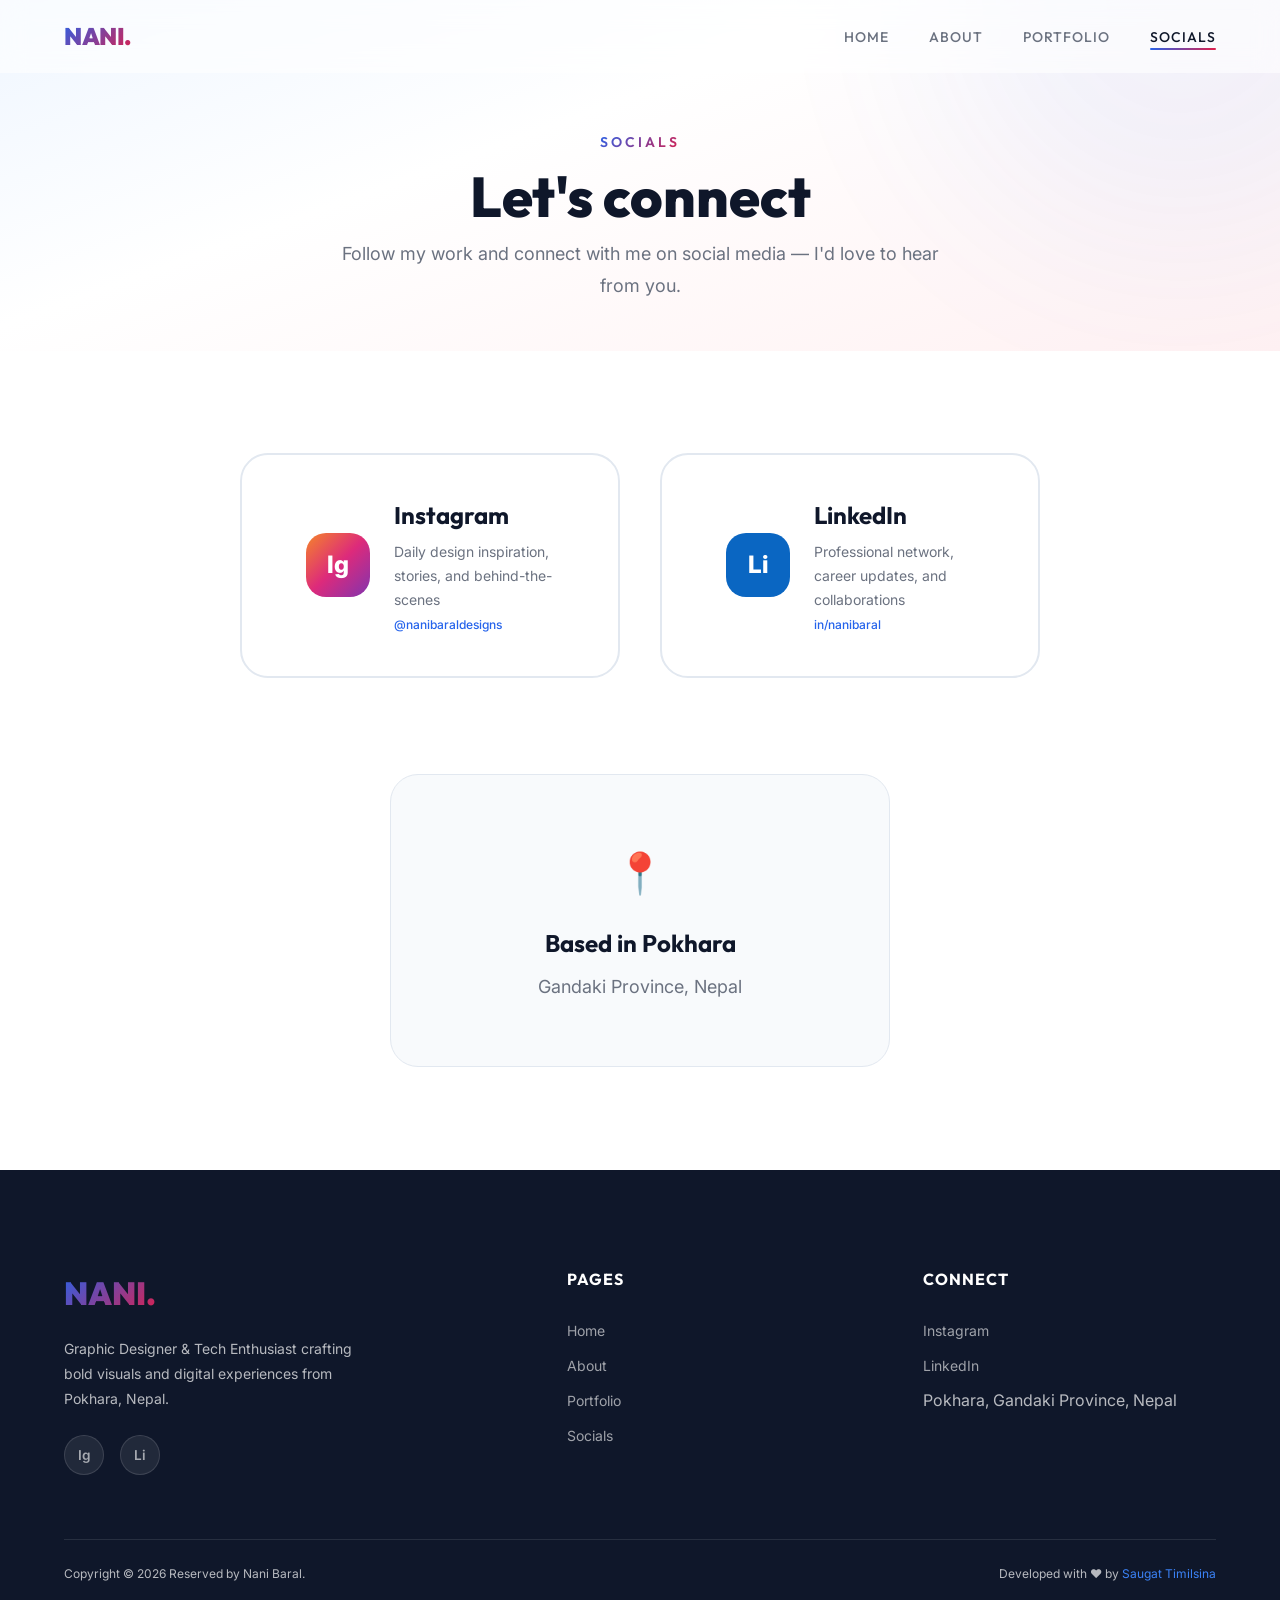
<file: socials.html>
<!DOCTYPE html>
<html lang="en">

<head>
  <meta charset="UTF-8" />
  <meta name="viewport" content="width=device-width, initial-scale=1.0" />
  <title>Connect with Nani Baral | Social Media, Instagram & LinkedIn</title>
  <link rel="canonical" href="https://nanibaral.com.np/socials.html" />

  <!-- SEO -->
  <meta name="description"
    content="Stay connected with Nani Baral. Follow the latest graphic design projects and brand identity work on Instagram, LinkedIn, and more from Pokhara, Nepal." />
  <meta name="keywords"
    content="Nani Baral Socials, Contact Nani Baral Designs, Graphic Designer Pokhara Instagram, Nani Baral LinkedIn, Digital Artist Nepal contact" />
  <meta name="author" content="Nani Baral" />
  <meta name="robots" content="index, follow" />

  <!-- Open Graph -->
  <meta property="og:title" content="Connect with Nani Baral | Social Media Profiles" />
  <meta property="og:description"
    content="Follow Nani Baral for daily design inspiration and professional collaborations from Pokhara, Nepal." />
  <meta property="og:type" content="website" />
  <meta property="og:image" content="https://nanibaral.com.np/assets/images/nani-baral-hero-bg.JPG" />
  <meta property="og:url" content="https://nanibaral.com.np/socials.html" />

  <!-- Twitter Card -->
  <meta name="twitter:card" content="summary_large_image" />
  <meta name="twitter:title" content="Socials — Nani Baral Designs" />
  <meta name="twitter:description" content="Follow Nani Baral on social media for modern design and digital art." />
  <meta name="twitter:image" content="https://nanibaral.com.np/assets/images/nani-baral-hero-bg.JPG" />

  <!-- Favicon -->
  <link rel="icon" type="image/svg+xml" href="assets/images/favicon.svg" />

  <!-- Stylesheet -->
  <link rel="stylesheet" href="styles.css" />

  <!-- Structured Data -->
  <script type="application/ld+json">
  {
    "@context": "https://schema.org",
    "@type": "ContactPage",
    "name": "Connect with Nani Baral",
    "description": "Social media profiles and location info for Nani Baral, graphic designer from Pokhara, Nepal.",
    "url": "https://nanibaral.com.np/socials.html",
    "image": "https://nanibaral.com.np/assets/images/nani-baral-hero-bg.JPG",
    "mainEntity": {
      "@type": "Person",
      "name": "Nani Baral",
      "image": "https://nanibaral.com.np/assets/images/nani-baral-hero-bg.JPG",
      "sameAs": [
        "https://www.instagram.com/nanibaraldesigns",
        "https://www.linkedin.com/in/nanibaral/"
      ]
    }
  }
  </script>
</head>

<body>

  <!-- Navbar -->
  <div id="navbar-placeholder"></div>

  <!-- ======== PAGE HEADER ======== -->
  <header class="page-header">
    <div class="container">
      <p class="section-tag">Socials</p>
      <h1 class="section-title">Let's connect</h1>
      <p class="section-desc">Follow my work and connect with me on social media — I'd love to hear from you.</p>
    </div>
  </header>

  <!-- ======== MAIN ======== -->
  <main>
    <section class="socials-section">
      <div class="container">


        <div class="socials-grid">
          <!-- Instagram -->
          <a href="https://www.instagram.com/nanibaraldesigns" class="social-card social-card--ig reveal"
            target="_blank" rel="noopener" aria-label="Visit Nani Baral on Instagram">
            <div class="social-card-icon social-card-icon--instagram">Ig</div>
            <div class="social-card-text">
              <h4>Instagram</h4>
              <p>Daily design inspiration, stories, and behind-the-scenes</p>
              <span class="social-handle">@nanibaraldesigns</span>
            </div>
          </a>

          <!-- LinkedIn -->
          <a href="https://www.linkedin.com/in/nanibaral/" class="social-card social-card--li reveal" target="_blank"
            rel="noopener" aria-label="Visit Nani Baral on LinkedIn">
            <div class="social-card-icon social-card-icon--linkedin">Li</div>
            <div class="social-card-text">
              <h4>LinkedIn</h4>
              <p>Professional network, career updates, and collaborations</p>
              <span class="social-handle">in/nanibaral</span>
            </div>
          </a>
        </div>

        <!-- Location Card -->
        <div class="location-card reveal">
          <div class="location-icon">📍</div>
          <h3>Based in Pokhara</h3>
          <p>Gandaki Province, Nepal</p>
        </div>
      </div>
    </section>
  </main>

  <!-- Footer -->
  <div id="footer-placeholder"></div>

  <!-- Back to top -->
  <button class="back-to-top" id="backToTop" aria-label="Scroll back to top">↑</button>

  <!-- JS -->
  <script src="js/components.js"></script>
  <script src="js/main.js"></script>
</body>

</html>
</file>
<file: styles.css>
/* ==============================================
   NANI BARAL — Personal Brand Website
   Color Palette: White · Blue · Red · Black (text)
   Cloudflare Pages Ready · Pure Static
   ============================================== */

/* ---------- Google Fonts ---------- */
@import url('https://fonts.googleapis.com/css2?family=Outfit:wght@300;400;500;600;700;800;900&family=Inter:wght@300;400;500;600&display=swap');

/* ===========================
   DESIGN TOKENS
   =========================== */
:root {
  /* ── Brand Palette ── */
  --clr-white: #FFFFFF;
  --clr-blue: #2563EB;
  --clr-blue-dark: #1D4ED8;
  --clr-blue-light: #3B82F6;
  --clr-blue-50: #EFF6FF;
  --clr-blue-100: #DBEAFE;
  --clr-red: #E11D48;
  --clr-red-dark: #BE123C;
  --clr-red-light: #F43F5E;
  --clr-red-50: #FFF1F2;
  --clr-black: #111827;

  /* ── Semantic Colors ── */
  --clr-bg: #FFFFFF;
  --clr-bg-alt: #F8FAFC;
  --clr-surface: #FFFFFF;
  --clr-surface-2: #F1F5F9;
  --clr-text: #111827;
  --clr-text-muted: #6B7280;
  --clr-heading: #0F172A;
  --clr-border: #E2E8F0;

  /* ── Glass ── */
  --clr-glass: rgba(255, 255, 255, 0.7);
  --clr-glass-border: rgba(226, 232, 240, 0.6);

  /* ── Gradients ── */
  --gradient-brand: linear-gradient(135deg, var(--clr-blue) 0%, var(--clr-red) 100%);
  --gradient-blue: linear-gradient(135deg, var(--clr-blue) 0%, var(--clr-blue-light) 100%);
  --gradient-subtle: linear-gradient(135deg, rgba(37, 99, 235, 0.05) 0%, rgba(225, 29, 72, 0.05) 100%);
  --gradient-hero: linear-gradient(160deg, #EFF6FF 0%, #FFFFFF 40%, #FFF1F2 100%);

  /* ── Typography ── */
  --ff-heading: 'Outfit', sans-serif;
  --ff-body: 'Inter', sans-serif;
  --fs-xs: 0.75rem;
  --fs-sm: 0.875rem;
  --fs-base: 1rem;
  --fs-md: 1.125rem;
  --fs-lg: 1.5rem;
  --fs-xl: 2rem;
  --fs-2xl: 2.75rem;
  --fs-3xl: 3.5rem;
  --fs-hero: clamp(2.8rem, 6vw, 5.5rem);

  /* ── Spacing ── */
  --sp-xs: 0.5rem;
  --sp-sm: 1rem;
  --sp-md: 1.5rem;
  --sp-lg: 2.5rem;
  --sp-xl: 4rem;
  --sp-2xl: 6rem;
  --section-pad: clamp(4rem, 8vw, 7rem) clamp(1rem, 4vw, 3rem);

  /* ── Misc ── */
  --radius: 12px;
  --radius-lg: 20px;
  --radius-xl: 28px;
  --shadow-sm: 0 1px 3px rgba(0, 0, 0, 0.06), 0 1px 2px rgba(0, 0, 0, 0.04);
  --shadow: 0 4px 16px rgba(0, 0, 0, 0.08);
  --shadow-lg: 0 10px 40px rgba(0, 0, 0, 0.10);
  --shadow-blue: 0 4px 20px rgba(37, 99, 235, 0.25);
  --shadow-red: 0 4px 20px rgba(225, 29, 72, 0.20);
  --transition: 0.35s cubic-bezier(0.4, 0, 0.2, 1);
}


/* ===========================
   RESET & BASE
   =========================== */
*,
*::before,
*::after {
  margin: 0;
  padding: 0;
  box-sizing: border-box;
}

html {
  scroll-behavior: smooth;
  scrollbar-color: var(--clr-blue) var(--clr-surface-2);
  scrollbar-width: thin;
}

body {
  font-family: var(--ff-body);
  font-size: var(--fs-base);
  color: var(--clr-text);
  background: var(--clr-bg);
  line-height: 1.7;
  overflow-x: hidden;
  -webkit-font-smoothing: antialiased;
  -moz-osx-font-smoothing: grayscale;
}

img {
  max-width: 100%;
  height: auto;
  display: block;
}

a {
  color: inherit;
  text-decoration: none;
}

ul {
  list-style: none;
}

button {
  font-family: inherit;
}


/* ===========================
   UTILITY CLASSES
   =========================== */
.container {
  width: 100%;
  max-width: 1200px;
  margin: 0 auto;
  padding: 0 var(--sp-md);
}

.section-tag {
  font-family: var(--ff-heading);
  font-size: var(--fs-sm);
  font-weight: 600;
  text-transform: uppercase;
  letter-spacing: 3px;
  background: var(--gradient-brand);
  -webkit-background-clip: text;
  -webkit-text-fill-color: transparent;
  background-clip: text;
  margin-bottom: var(--sp-xs);
  display: inline-block;
}

.section-title {
  font-family: var(--ff-heading);
  font-size: var(--fs-2xl);
  font-weight: 800;
  color: var(--clr-heading);
  margin-bottom: var(--sp-md);
  line-height: 1.2;
}

.section-desc {
  color: var(--clr-text-muted);
  max-width: 600px;
  margin-bottom: var(--sp-xl);
  font-size: var(--fs-md);
  line-height: 1.8;
}

.gradient-text {
  background: var(--gradient-brand);
  -webkit-background-clip: text;
  -webkit-text-fill-color: transparent;
  background-clip: text;
}

/* ── Buttons ── */
.btn {
  display: inline-flex;
  align-items: center;
  gap: 0.5rem;
  padding: 0.85rem 2rem;
  font-family: var(--ff-heading);
  font-weight: 600;
  font-size: var(--fs-sm);
  border-radius: 50px;
  border: none;
  cursor: pointer;
  transition: var(--transition);
  text-transform: uppercase;
  letter-spacing: 1px;
}

.btn-primary {
  background: var(--clr-blue);
  color: #fff;
  box-shadow: var(--shadow-blue);
}

.btn-primary:hover {
  background: var(--clr-blue-dark);
  transform: translateY(-3px);
  box-shadow: 0 8px 30px rgba(37, 99, 235, 0.35);
}

.btn-red {
  background: var(--clr-red);
  color: #fff;
  box-shadow: var(--shadow-red);
}

.btn-red:hover {
  background: var(--clr-red-dark);
  transform: translateY(-3px);
}

.btn-outline {
  background: transparent;
  color: var(--clr-text);
  border: 2px solid var(--clr-border);
}

.btn-outline:hover {
  border-color: var(--clr-blue);
  color: var(--clr-blue);
  background: var(--clr-blue-50);
}

.btn-gradient {
  background: var(--gradient-brand);
  color: #fff;
  box-shadow: 0 4px 20px rgba(37, 99, 235, 0.25);
}

.btn-gradient:hover {
  transform: translateY(-3px);
  box-shadow: 0 8px 30px rgba(37, 99, 235, 0.35);
}

/* ── Reveal Animation ── */
.reveal {
  opacity: 0;
  transform: translateY(40px);
  transition: opacity 0.8s cubic-bezier(0.4, 0, 0.2, 1),
    transform 0.8s cubic-bezier(0.4, 0, 0.2, 1);
}

.reveal.active {
  opacity: 1;
  transform: translateY(0);
}


/* ===========================
   NAVBAR
   =========================== */
.navbar {
  position: fixed;
  top: 0;
  left: 0;
  right: 0;
  z-index: 1000;
  padding: 1rem 0;
  transition: background var(--transition), box-shadow var(--transition), padding var(--transition);
  background: rgba(255, 255, 255, 0.6);
  backdrop-filter: blur(12px);
  -webkit-backdrop-filter: blur(12px);
}

.navbar.scrolled {
  background: rgba(255, 255, 255, 0.95);
  backdrop-filter: blur(20px);
  -webkit-backdrop-filter: blur(20px);
  box-shadow: 0 1px 20px rgba(0, 0, 0, 0.06);
  padding: 0.6rem 0;
}

.navbar .container {
  display: flex;
  align-items: center;
  justify-content: space-between;
}

.nav-logo {
  font-family: var(--ff-heading);
  font-weight: 900;
  font-size: var(--fs-lg);
  background: var(--gradient-brand);
  -webkit-background-clip: text;
  -webkit-text-fill-color: transparent;
  background-clip: text;
  letter-spacing: -0.5px;
}

.nav-links {
  display: flex;
  gap: var(--sp-lg);
}

.nav-links a {
  font-family: var(--ff-heading);
  font-weight: 500;
  font-size: var(--fs-sm);
  color: var(--clr-text-muted);
  position: relative;
  transition: color var(--transition);
  text-transform: uppercase;
  letter-spacing: 1px;
}

.nav-links a::after {
  content: '';
  position: absolute;
  bottom: -4px;
  left: 0;
  width: 0;
  height: 2px;
  background: var(--gradient-brand);
  transition: width var(--transition);
  border-radius: 2px;
}

.nav-links a:hover,
.nav-links a.active {
  color: var(--clr-heading);
}

.nav-links a:hover::after,
.nav-links a.active::after {
  width: 100%;
}

/* Hamburger */
.hamburger {
  display: none;
  flex-direction: column;
  gap: 5px;
  background: none;
  border: none;
  cursor: pointer;
  padding: 4px;
  z-index: 1001;
}

.hamburger span {
  width: 26px;
  height: 2px;
  background: var(--clr-heading);
  border-radius: 2px;
  transition: var(--transition);
}

.hamburger.active span:nth-child(1) {
  transform: rotate(45deg) translate(5px, 5px);
}

.hamburger.active span:nth-child(2) {
  opacity: 0;
}

.hamburger.active span:nth-child(3) {
  transform: rotate(-45deg) translate(5px, -5px);
}


/* ===========================
   FOOTER
   =========================== */
.footer {
  background: var(--clr-heading);
  color: rgba(255, 255, 255, 0.7);
  padding: var(--sp-2xl) 0 var(--sp-lg);
}

.footer-grid {
  display: grid;
  grid-template-columns: 1.5fr 1fr 1fr;
  gap: var(--sp-xl);
  margin-bottom: var(--sp-xl);
}

.footer-brand .footer-logo {
  font-family: var(--ff-heading);
  font-weight: 900;
  font-size: var(--fs-xl);
  background: var(--gradient-brand);
  -webkit-background-clip: text;
  -webkit-text-fill-color: transparent;
  background-clip: text;
  display: inline-block;
  margin-bottom: var(--sp-sm);
}

.footer-brand p {
  font-size: var(--fs-sm);
  line-height: 1.8;
  max-width: 300px;
  margin-bottom: var(--sp-md);
}

.footer-column h4 {
  font-family: var(--ff-heading);
  font-weight: 700;
  color: #fff;
  font-size: var(--fs-base);
  margin-bottom: var(--sp-md);
  text-transform: uppercase;
  letter-spacing: 1px;
}

.footer-column ul {
  display: flex;
  flex-direction: column;
  gap: var(--sp-xs);
}

.footer-column a {
  font-size: var(--fs-sm);
  color: rgba(255, 255, 255, 0.6);
  transition: color var(--transition);
}

.footer-column a:hover {
  color: #fff;
}

.footer-socials {
  display: flex;
  gap: var(--sp-sm);
}

.footer-social-link {
  width: 40px;
  height: 40px;
  border-radius: 50%;
  background: rgba(255, 255, 255, 0.08);
  border: 1px solid rgba(255, 255, 255, 0.12);
  display: flex;
  align-items: center;
  justify-content: center;
  font-size: 0.85rem;
  color: rgba(255, 255, 255, 0.6);
  transition: var(--transition);
  font-weight: 600;
}

.footer-social-link:hover {
  background: var(--clr-blue);
  color: #fff;
  border-color: transparent;
  transform: translateY(-3px);
}

.footer-bottom {
  border-top: 1px solid rgba(255, 255, 255, 0.1);
  padding-top: var(--sp-md);
  display: flex;
  align-items: center;
  justify-content: space-between;
}

.footer-bottom p {
  font-size: var(--fs-xs);
}

.footer-bottom a {
  color: var(--clr-blue-light);
}


/* ===========================
   PAGE HEADER (shared across About, Portfolio, Socials)
   =========================== */
.page-header {
  padding: 8rem 0 3rem;
  background: var(--gradient-hero);
  text-align: center;
  position: relative;
  overflow: hidden;
}

.page-header::before {
  content: '';
  position: absolute;
  width: 500px;
  height: 500px;
  background: var(--clr-blue);
  border-radius: 50%;
  top: -250px;
  right: -150px;
  opacity: 0.06;
  filter: blur(100px);
}

.page-header .section-title {
  font-size: var(--fs-3xl);
  margin-bottom: var(--sp-xs);
}

.page-header .section-desc {
  margin-left: auto;
  margin-right: auto;
  margin-bottom: 0;
}


/* ===========================
   HOME — HERO
   =========================== */
.hero {
  position: relative;
  min-height: 100vh;
  display: flex;
  align-items: center;
  overflow: hidden;
  background: var(--gradient-hero);
}

.hero-shape {
  position: absolute;
  border-radius: 50%;
  filter: blur(100px);
  opacity: 0.15;
  pointer-events: none;
  z-index: 0;
}

.hero-shape--blue {
  width: 500px;
  height: 500px;
  background: var(--clr-blue);
  top: -120px;
  right: -100px;
}

.hero-shape--red {
  width: 350px;
  height: 350px;
  background: var(--clr-red);
  bottom: -80px;
  left: -60px;
}

.hero-shape--accent {
  width: 250px;
  height: 250px;
  background: var(--clr-blue-light);
  bottom: 20%;
  right: 18%;
  opacity: 0.08;
}

.hero .container {
  position: relative;
  z-index: 1;
  padding-top: 8rem;
  padding-bottom: 4rem;
  display: grid;
  grid-template-columns: 1fr 1fr;
  align-items: center;
  gap: var(--sp-xl);
}

.hero-content {
  max-width: 600px;
}

.hero-greeting {
  font-family: var(--ff-heading);
  font-size: var(--fs-md);
  color: var(--clr-blue);
  font-weight: 600;
  margin-bottom: var(--sp-sm);
  display: flex;
  align-items: center;
  gap: 0.5rem;
}

.hero-greeting .wave {
  display: inline-block;
  animation: wave 2.5s infinite;
  transform-origin: 70% 70%;
}

.hero-name {
  font-family: var(--ff-heading);
  font-size: var(--fs-hero);
  font-weight: 900;
  color: var(--clr-heading);
  line-height: 1.05;
  margin-bottom: var(--sp-sm);
}

.hero-tagline {
  font-size: var(--fs-lg);
  color: var(--clr-text-muted);
  margin-bottom: var(--sp-sm);
  font-weight: 300;
}

.hero-typed {
  color: var(--clr-red);
  font-weight: 600;
  border-right: 2px solid var(--clr-red);
  animation: blink 0.7s step-end infinite;
  white-space: nowrap;
  overflow: hidden;
}

.hero-desc {
  color: var(--clr-text-muted);
  margin-bottom: var(--sp-lg);
  max-width: 520px;
  line-height: 1.8;
}

.hero-buttons {
  display: flex;
  gap: var(--sp-sm);
  flex-wrap: wrap;
}

/* Hero visual */
.hero-visual {
  display: flex;
  align-items: center;
  justify-content: center;
  position: relative;
}

.hero-image-wrapper {
  position: relative;
  width: 380px;
  height: 380px;
}

.hero-image-wrapper::before {
  content: '';
  position: absolute;
  inset: -6px;
  background: var(--gradient-brand);
  border-radius: 50%;
  z-index: -1;
  opacity: 0.4;
  animation: pulse-glow 3s infinite;
}

.hero-image {
  width: 100%;
  height: 100%;
  border-radius: 50%;
  object-fit: cover;
  border: 6px solid white;
  box-shadow: var(--shadow-lg);
}

.hero-badge {
  position: absolute;
  background: var(--clr-white);
  border: 1px solid var(--clr-border);
  padding: 0.6rem 1rem;
  border-radius: var(--radius);
  font-family: var(--ff-heading);
  font-weight: 600;
  font-size: var(--fs-xs);
  color: var(--clr-heading);
  box-shadow: var(--shadow);
  animation: float 4s ease-in-out infinite;
  display: flex;
  align-items: center;
  gap: 0.4rem;
  z-index: 2;
}

.hero-badge .badge-dot {
  width: 8px;
  height: 8px;
  border-radius: 50%;
}

.hero-badge--1 {
  top: 10%;
  right: -20px;
  animation-delay: 0s;
}

.hero-badge--1 .badge-dot {
  background: var(--clr-blue);
}

.hero-badge--2 {
  bottom: 15%;
  left: -30px;
  animation-delay: 1s;
}

.hero-badge--2 .badge-dot {
  background: var(--clr-red);
}

.hero-badge--3 {
  top: 55%;
  right: -40px;
  animation-delay: 2s;
}

.hero-badge--3 .badge-dot {
  background: var(--clr-blue-light);
}

/* Scroll indicator */
.scroll-indicator {
  position: absolute;
  bottom: 2rem;
  left: 50%;
  transform: translateX(-50%);
  z-index: 1;
  display: flex;
  flex-direction: column;
  align-items: center;
  gap: 0.5rem;
  color: var(--clr-text-muted);
  font-size: var(--fs-xs);
  text-transform: uppercase;
  letter-spacing: 2px;
}

.scroll-indicator .mouse {
  width: 24px;
  height: 38px;
  border: 2px solid var(--clr-text-muted);
  border-radius: 12px;
  position: relative;
}

.scroll-indicator .mouse::after {
  content: '';
  width: 4px;
  height: 8px;
  background: var(--clr-blue);
  border-radius: 2px;
  position: absolute;
  top: 6px;
  left: 50%;
  transform: translateX(-50%);
  animation: scroll-anim 2s infinite;
}


/* ===========================
   HOME — FEATURED WORK
   =========================== */
.featured {
  padding: var(--section-pad);
  background: var(--clr-bg);
}

.featured-header {
  display: flex;
  align-items: flex-end;
  justify-content: space-between;
  margin-bottom: var(--sp-xl);
  flex-wrap: wrap;
  gap: var(--sp-sm);
}

.featured-header .section-desc {
  margin-bottom: 0;
}

.featured-grid {
  display: grid;
  grid-template-columns: repeat(3, 1fr);
  gap: var(--sp-md);
}

.featured-card {
  position: relative;
  border-radius: var(--radius-lg);
  overflow: hidden;
  cursor: pointer;
  transition: transform var(--transition), box-shadow var(--transition);
  background: var(--clr-surface-2);
}

.featured-card:hover {
  transform: translateY(-6px);
  box-shadow: var(--shadow-lg);
}

.featured-card img,
.featured-card .placeholder-img {
  width: 100%;
  aspect-ratio: 4/3;
  object-fit: cover;
  transition: transform var(--transition);
}

.featured-card:hover img,
.featured-card:hover .placeholder-img {
  transform: scale(1.04);
}

.featured-card .placeholder-img {
  display: flex;
  align-items: center;
  justify-content: center;
  font-family: var(--ff-heading);
  font-size: var(--fs-xl);
  font-weight: 700;
  color: rgba(255, 255, 255, 0.15);
}

.placeholder-brand {
  background: linear-gradient(135deg, var(--clr-blue) 0%, var(--clr-blue-dark) 100%);
}

.placeholder-poster {
  background: linear-gradient(135deg, var(--clr-red) 0%, var(--clr-red-dark) 100%);
}

.placeholder-uiux {
  background: linear-gradient(135deg, #0c4a6e 0%, var(--clr-blue-light) 100%);
}

.featured-overlay {
  position: absolute;
  inset: 0;
  background: linear-gradient(to top, rgba(15, 23, 42, 0.9) 0%, transparent 60%);
  display: flex;
  flex-direction: column;
  justify-content: flex-end;
  padding: var(--sp-md);
  opacity: 0;
  transition: opacity var(--transition);
}

.featured-card:hover .featured-overlay {
  opacity: 1;
}

.featured-overlay h3 {
  font-family: var(--ff-heading);
  font-size: var(--fs-lg);
  font-weight: 700;
  color: #fff;
  margin-bottom: 0.25rem;
}

.featured-overlay span {
  font-size: var(--fs-sm);
  color: var(--clr-blue-light);
  text-transform: uppercase;
  letter-spacing: 1px;
}


/* ===========================
   HOME — CTA BANNER
   =========================== */
.cta-banner {
  padding: var(--sp-2xl) 0;
  background: var(--clr-heading);
  text-align: center;
  position: relative;
  overflow: hidden;
}

.cta-banner::before {
  content: '';
  position: absolute;
  width: 600px;
  height: 600px;
  background: var(--clr-blue);
  border-radius: 50%;
  top: -300px;
  right: -200px;
  opacity: 0.08;
  filter: blur(80px);
}

.cta-banner::after {
  content: '';
  position: absolute;
  width: 400px;
  height: 400px;
  background: var(--clr-red);
  border-radius: 50%;
  bottom: -200px;
  left: -100px;
  opacity: 0.06;
  filter: blur(80px);
}

.cta-banner h2 {
  font-family: var(--ff-heading);
  font-size: var(--fs-3xl);
  font-weight: 800;
  color: #fff;
  margin-bottom: var(--sp-sm);
  position: relative;
  z-index: 1;
}

.cta-banner p {
  color: rgba(255, 255, 255, 0.6);
  font-size: var(--fs-md);
  margin-bottom: var(--sp-lg);
  max-width: 500px;
  margin-left: auto;
  margin-right: auto;
  position: relative;
  z-index: 1;
}

.cta-banner .btn {
  position: relative;
  z-index: 1;
}


/* ===========================
   ABOUT PAGE
   =========================== */
.about-section {
  padding: var(--section-pad);
}

.about-grid {
  display: grid;
  grid-template-columns: 1fr 1.2fr;
  gap: var(--sp-xl);
  align-items: center;
}

.about-image-wrapper {
  position: relative;
}

.about-image-wrapper::before {
  content: '';
  position: absolute;
  inset: -6px;
  background: var(--gradient-brand);
  border-radius: var(--radius-xl);
  z-index: -1;
  opacity: 0.3;
}

.about-image {
  width: 100%;
  border-radius: var(--radius-xl);
  object-fit: cover;
  aspect-ratio: 3/4;
  box-shadow: var(--shadow-lg);
}

.about-text .section-desc {
  margin-bottom: var(--sp-md);
}

/* Skills */
.skills-grid {
  display: flex;
  flex-wrap: wrap;
  gap: 0.6rem;
  margin-bottom: var(--sp-lg);
}

.skill-tag {
  padding: 0.5rem 1.2rem;
  background: var(--clr-blue-50);
  border: 1px solid var(--clr-blue-100);
  border-radius: 50px;
  font-size: var(--fs-xs);
  font-weight: 600;
  color: var(--clr-blue);
  transition: var(--transition);
}

.skill-tag:hover {
  background: var(--clr-blue);
  color: #fff;
  border-color: transparent;
  transform: translateY(-2px);
  box-shadow: var(--shadow-blue);
}

/* Stats */
.stats-section {
  padding: var(--sp-2xl) 0;
  background: var(--clr-bg-alt);
}

.stats-row {
  display: grid;
  grid-template-columns: repeat(4, 1fr);
  gap: var(--sp-md);
}

.stat {
  text-align: center;
  padding: var(--sp-lg);
  background: var(--clr-white);
  border-radius: var(--radius-lg);
  border: 1px solid var(--clr-border);
  transition: var(--transition);
}

.stat:hover {
  transform: translateY(-4px);
  box-shadow: var(--shadow);
  border-color: var(--clr-blue-100);
}

.stat-number {
  font-family: var(--ff-heading);
  font-size: var(--fs-3xl);
  font-weight: 800;
  background: var(--gradient-brand);
  -webkit-background-clip: text;
  -webkit-text-fill-color: transparent;
  background-clip: text;
  line-height: 1;
  margin-bottom: 0.3rem;
}

.stat-label {
  font-size: var(--fs-sm);
  color: var(--clr-text-muted);
  text-transform: uppercase;
  letter-spacing: 1px;
  font-weight: 500;
}

/* Tools */
.tools-section {
  padding: var(--section-pad);
}

.tools-grid {
  display: grid;
  grid-template-columns: repeat(auto-fill, minmax(180px, 1fr));
  gap: var(--sp-md);
}

.tool-card {
  text-align: center;
  padding: var(--sp-lg) var(--sp-md);
  border-radius: var(--radius-lg);
  border: 1px solid var(--clr-border);
  background: var(--clr-white);
  transition: var(--transition);
}

.tool-card:hover {
  border-color: var(--clr-blue);
  transform: translateY(-4px);
  box-shadow: var(--shadow);
}

.tool-icon {
  width: 56px;
  height: 56px;
  margin: 0 auto var(--sp-sm);
  border-radius: var(--radius);
  display: flex;
  align-items: center;
  justify-content: center;
  font-size: 1.5rem;
}

.tool-icon--blue {
  background: var(--clr-blue-50);
  color: var(--clr-blue);
}

.tool-icon--red {
  background: var(--clr-red-50);
  color: var(--clr-red);
}

.tool-card h4 {
  font-family: var(--ff-heading);
  font-weight: 600;
  font-size: var(--fs-sm);
  color: var(--clr-heading);
  margin-bottom: 2px;
}

.tool-card p {
  font-size: var(--fs-xs);
  color: var(--clr-text-muted);
}


/* ===========================
   PORTFOLIO PAGE
   =========================== */
.portfolio-section {
  padding: var(--section-pad);
}

.filter-bar {
  display: flex;
  gap: 0.6rem;
  flex-wrap: wrap;
  margin-bottom: var(--sp-xl);
}

.filter-btn {
  padding: 0.55rem 1.5rem;
  background: var(--clr-white);
  border: 1.5px solid var(--clr-border);
  border-radius: 50px;
  color: var(--clr-text-muted);
  font-family: var(--ff-heading);
  font-size: var(--fs-xs);
  font-weight: 600;
  cursor: pointer;
  transition: var(--transition);
  text-transform: uppercase;
  letter-spacing: 1px;
}

.filter-btn:hover {
  border-color: var(--clr-blue);
  color: var(--clr-blue);
  background: var(--clr-blue-50);
}

.filter-btn.active {
  background: var(--clr-blue);
  color: #fff;
  border-color: transparent;
  box-shadow: var(--shadow-blue);
}

.portfolio-grid {
  display: grid;
  grid-template-columns: repeat(auto-fill, minmax(350px, 1fr));
  gap: var(--sp-md);
}

.portfolio-item {
  position: relative;
  border-radius: var(--radius-lg);
  overflow: hidden;
  cursor: pointer;
  transition: transform var(--transition), box-shadow var(--transition);
  background: var(--clr-surface-2);
}

.portfolio-item:hover {
  transform: translateY(-6px);
  box-shadow: var(--shadow-lg);
}

.portfolio-item img,
.portfolio-item .placeholder-img {
  width: 100%;
  aspect-ratio: 4/3;
  object-fit: cover;
  transition: transform var(--transition);
}

.portfolio-item:hover img,
.portfolio-item:hover .placeholder-img {
  transform: scale(1.04);
}

.portfolio-item .placeholder-img {
  display: flex;
  align-items: center;
  justify-content: center;
  font-family: var(--ff-heading);
  font-size: var(--fs-xl);
  font-weight: 700;
  color: rgba(255, 255, 255, 0.15);
  letter-spacing: 2px;
}

.placeholder-branding {
  background: linear-gradient(135deg, #1e3a8a 0%, var(--clr-blue) 100%);
}

.placeholder-print {
  background: linear-gradient(135deg, #9f1239 0%, var(--clr-red) 100%);
}

.placeholder-digital {
  background: linear-gradient(135deg, #0C4A6E 0%, #38BDF8 100%);
}

.placeholder-uiux-port {
  background: linear-gradient(135deg, #312E81 0%, #818CF8 100%);
}

.placeholder-packaging {
  background: linear-gradient(135deg, #78350F 0%, #F59E0B 100%);
}

.placeholder-social {
  background: linear-gradient(135deg, var(--clr-red-dark) 0%, #FB923C 100%);
}

.portfolio-overlay {
  position: absolute;
  inset: 0;
  background: linear-gradient(to top, rgba(15, 23, 42, 0.92) 0%, transparent 60%);
  display: flex;
  flex-direction: column;
  justify-content: flex-end;
  padding: var(--sp-md);
  opacity: 0;
  transition: opacity var(--transition);
}

.portfolio-item:hover .portfolio-overlay {
  opacity: 1;
}

.portfolio-overlay h3 {
  font-family: var(--ff-heading);
  font-size: var(--fs-lg);
  font-weight: 700;
  color: #fff;
  margin-bottom: 0.25rem;
}

.portfolio-overlay span {
  font-size: var(--fs-sm);
  color: var(--clr-blue-light);
  text-transform: uppercase;
  letter-spacing: 1px;
}

.portfolio-item.hide {
  display: none;
}


/* ===========================
   SOCIALS PAGE
   =========================== */
.socials-section {
  padding: var(--section-pad);
}

.socials-intro {
  text-align: center;
  margin-bottom: var(--sp-2xl);
}

.socials-intro .section-desc {
  margin-left: auto;
  margin-right: auto;
}

.socials-grid {
  display: grid;
  grid-template-columns: repeat(auto-fill, minmax(320px, 1fr));
  gap: var(--sp-lg);
  max-width: 800px;
  margin: 0 auto;
}

.social-card {
  display: flex;
  align-items: center;
  gap: var(--sp-md);
  padding: var(--sp-lg) var(--sp-xl);
  background: var(--clr-white);
  border: 2px solid var(--clr-border);
  border-radius: var(--radius-xl);
  transition: var(--transition);
  text-decoration: none;
}

.social-card:hover {
  transform: translateY(-6px);
  box-shadow: var(--shadow-lg);
}

.social-card:hover.social-card--ig {
  border-color: #E1306C;
}

.social-card:hover.social-card--li {
  border-color: #0A66C2;
}

.social-card-icon {
  width: 64px;
  height: 64px;
  min-width: 64px;
  border-radius: var(--radius-lg);
  display: flex;
  align-items: center;
  justify-content: center;
  font-size: 1.5rem;
  font-weight: 800;
  color: #fff;
}

.social-card-icon--instagram {
  background: linear-gradient(135deg, #F58529, #DD2A7B, #8134AF);
}

.social-card-icon--linkedin {
  background: #0A66C2;
}

.social-card-text h4 {
  font-family: var(--ff-heading);
  font-weight: 700;
  font-size: var(--fs-lg);
  color: var(--clr-heading);
  margin-bottom: 4px;
}

.social-card-text p {
  font-size: var(--fs-sm);
  color: var(--clr-text-muted);
}

.social-card-text .social-handle {
  font-size: var(--fs-xs);
  color: var(--clr-blue);
  font-weight: 500;
  margin-top: 4px;
  display: block;
}

/* Location info card */
.location-card {
  text-align: center;
  padding: var(--sp-xl);
  background: var(--clr-bg-alt);
  border: 1px solid var(--clr-border);
  border-radius: var(--radius-xl);
  max-width: 500px;
  margin: var(--sp-2xl) auto 0;
}

.location-card .location-icon {
  font-size: 2.5rem;
  margin-bottom: var(--sp-sm);
}

.location-card h3 {
  font-family: var(--ff-heading);
  font-weight: 700;
  font-size: var(--fs-lg);
  color: var(--clr-heading);
  margin-bottom: var(--sp-xs);
}

.location-card p {
  color: var(--clr-text-muted);
  font-size: var(--fs-md);
}


/* ===========================
   BACK TO TOP & TOAST
   =========================== */
.back-to-top {
  position: fixed;
  bottom: 2rem;
  right: 2rem;
  width: 46px;
  height: 46px;
  border-radius: 50%;
  background: var(--clr-blue);
  color: #fff;
  border: none;
  cursor: pointer;
  display: flex;
  align-items: center;
  justify-content: center;
  font-size: 1.2rem;
  box-shadow: var(--shadow-blue);
  opacity: 0;
  visibility: hidden;
  transform: translateY(20px);
  transition: var(--transition);
  z-index: 999;
}

.back-to-top.visible {
  opacity: 1;
  visibility: visible;
  transform: translateY(0);
}

.back-to-top:hover {
  background: var(--clr-blue-dark);
  transform: translateY(-4px);
  box-shadow: 0 8px 30px rgba(37, 99, 235, 0.4);
}


/* ===========================
   ANIMATIONS
   =========================== */
@keyframes wave {
  0% {
    transform: rotate(0deg);
  }

  10% {
    transform: rotate(14deg);
  }

  20% {
    transform: rotate(-8deg);
  }

  30% {
    transform: rotate(14deg);
  }

  40% {
    transform: rotate(-4deg);
  }

  50% {
    transform: rotate(10deg);
  }

  60% {
    transform: rotate(0deg);
  }

  100% {
    transform: rotate(0deg);
  }
}

@keyframes blink {
  50% {
    border-color: transparent;
  }
}

@keyframes scroll-anim {
  0% {
    opacity: 1;
    transform: translate(-50%, 0);
  }

  100% {
    opacity: 0;
    transform: translate(-50%, 14px);
  }
}

@keyframes float {

  0%,
  100% {
    transform: translateY(0);
  }

  50% {
    transform: translateY(-18px);
  }
}

@keyframes pulse-glow {

  0%,
  100% {
    box-shadow: 0 0 20px rgba(37, 99, 235, 0.2);
  }

  50% {
    box-shadow: 0 0 40px rgba(37, 99, 235, 0.4);
  }
}


/* ===========================
   RESPONSIVE
   =========================== */
@media (max-width: 992px) {
  .hero .container {
    grid-template-columns: 1fr;
    text-align: center;
  }

  .hero-content {
    max-width: 100%;
  }

  .hero-buttons {
    justify-content: center;
  }

  .hero-visual {
    order: -1;
  }

  .hero-image-wrapper {
    width: 280px;
    height: 280px;
  }

  .hero-badge {
    display: none;
  }

  .featured-grid {
    grid-template-columns: 1fr 1fr;
  }

  .about-grid {
    grid-template-columns: 1fr;
    text-align: center;
  }

  .about-image-wrapper {
    max-width: 350px;
    margin: 0 auto var(--sp-lg);
  }

  .skills-grid {
    justify-content: center;
  }

  .stats-row {
    grid-template-columns: repeat(2, 1fr);
  }

  .section-desc {
    margin-left: auto;
    margin-right: auto;
  }

  .footer-grid {
    grid-template-columns: 1fr;
    gap: var(--sp-lg);
    text-align: center;
  }

  .footer-brand p {
    max-width: 100%;
    margin-left: auto;
    margin-right: auto;
  }

  .footer-socials {
    justify-content: center;
  }

  .footer-bottom {
    flex-direction: column;
    gap: var(--sp-xs);
    text-align: center;
  }
}

@media (max-width: 768px) {
  .nav-links {
    position: fixed;
    inset: 0;
    background: rgba(255, 255, 255, 0.98);
    backdrop-filter: blur(24px);
    -webkit-backdrop-filter: blur(24px);
    flex-direction: column;
    align-items: center;
    justify-content: center;
    gap: var(--sp-lg);
    transform: translateX(100%);
    transition: transform var(--transition);
  }

  .nav-links.open {
    transform: translateX(0);
  }

  .nav-links a {
    font-size: var(--fs-lg);
    color: var(--clr-heading);
  }

  .hamburger {
    display: flex;
  }

  .hero-name {
    font-size: clamp(2.2rem, 8vw, 3.5rem);
  }

  .hero-buttons {
    flex-direction: column;
  }

  .hero-buttons .btn {
    width: 100%;
    justify-content: center;
  }

  .featured-grid {
    grid-template-columns: 1fr;
  }

  .featured-header {
    flex-direction: column;
    align-items: flex-start;
  }

  .portfolio-grid {
    grid-template-columns: 1fr;
  }

  .filter-bar {
    justify-content: center;
  }

  .socials-grid {
    grid-template-columns: 1fr;
  }
}

@media (max-width: 480px) {
  .stats-row {
    grid-template-columns: 1fr;
  }

  .tools-grid {
    grid-template-columns: repeat(2, 1fr);
  }
}
</file>
